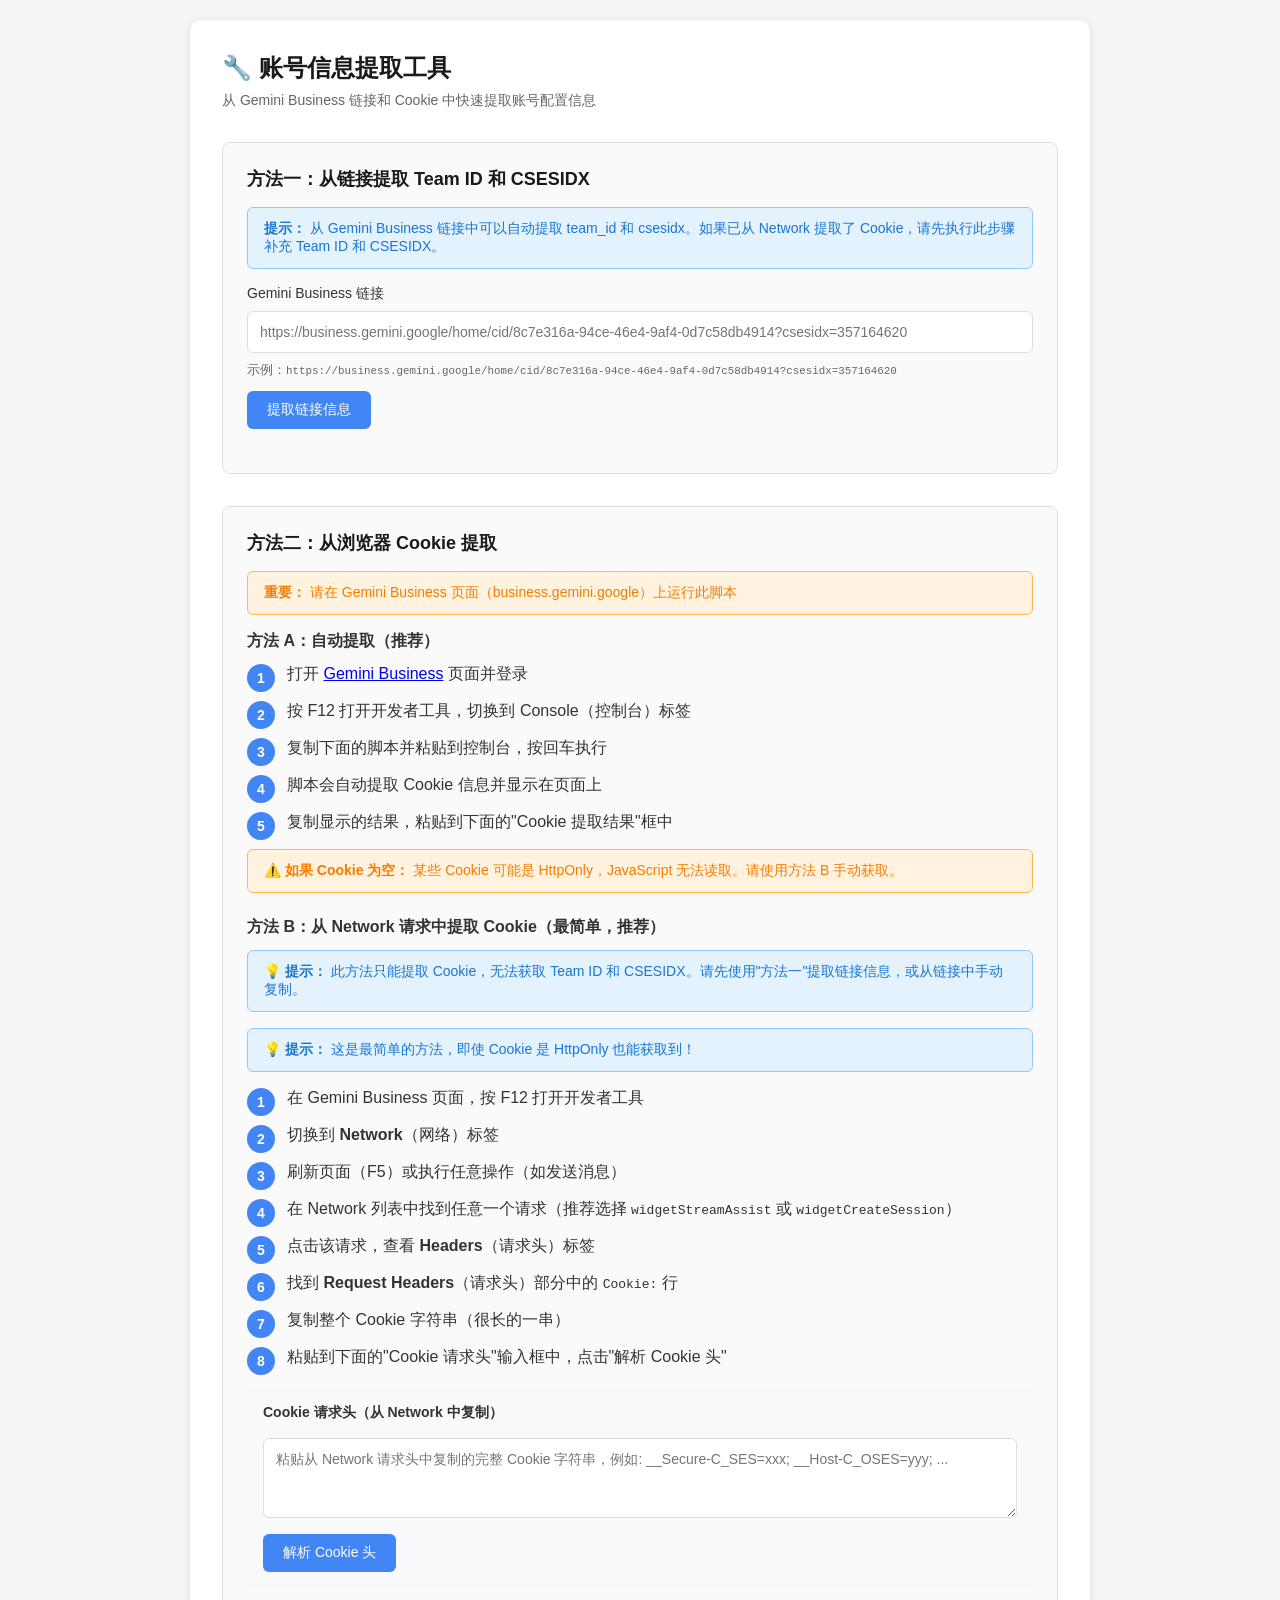
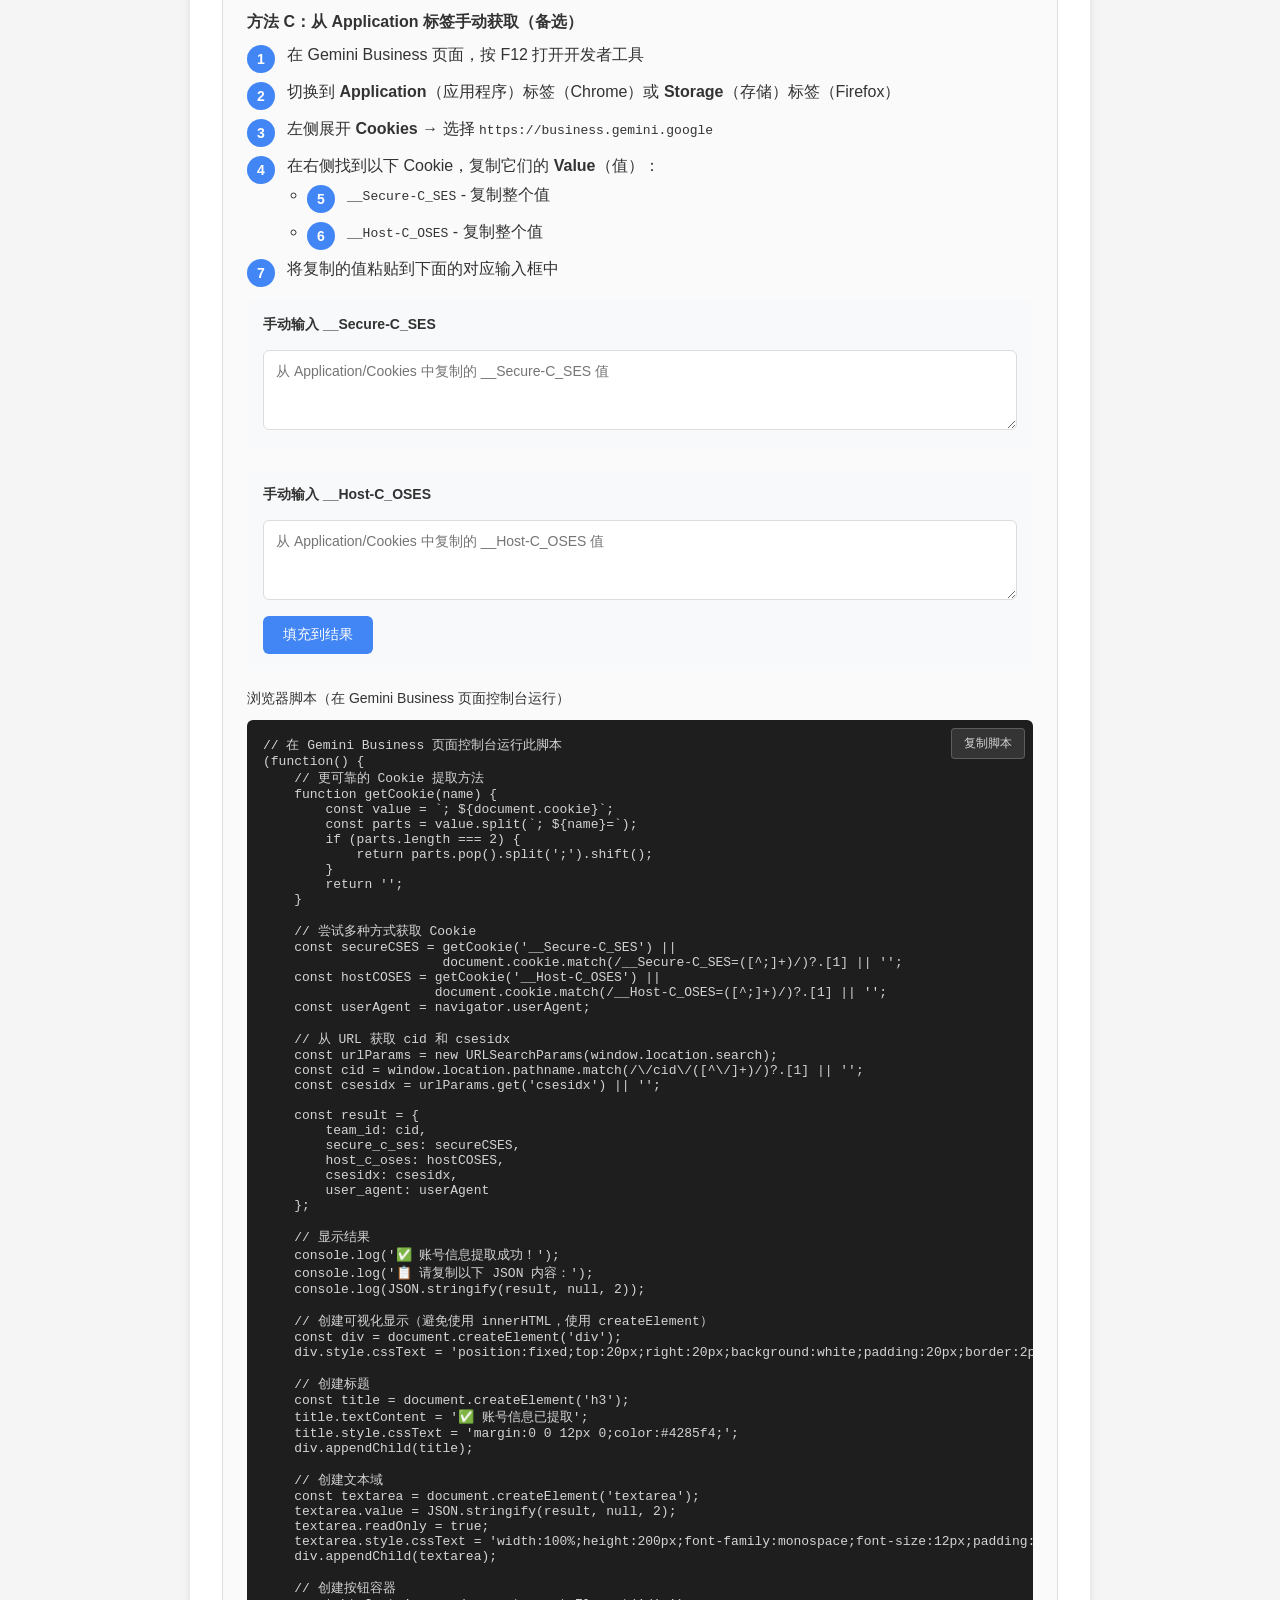
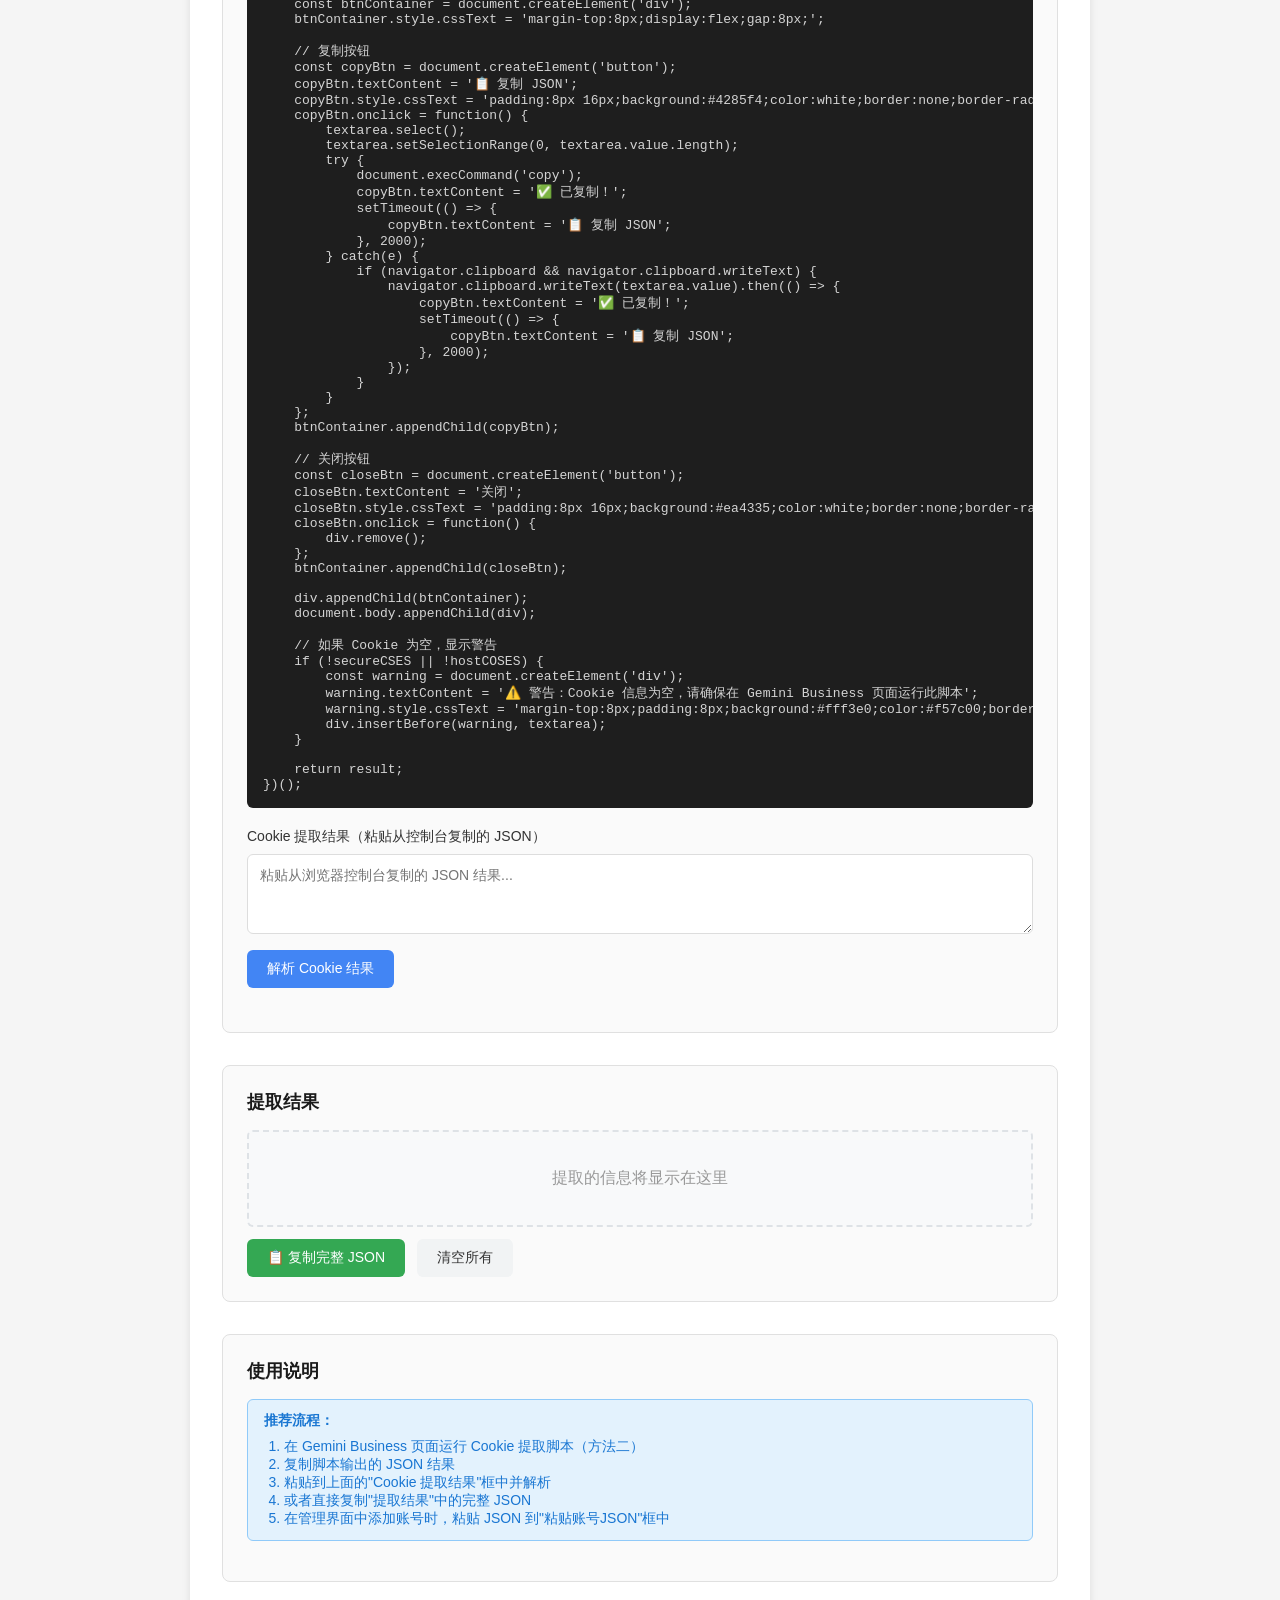
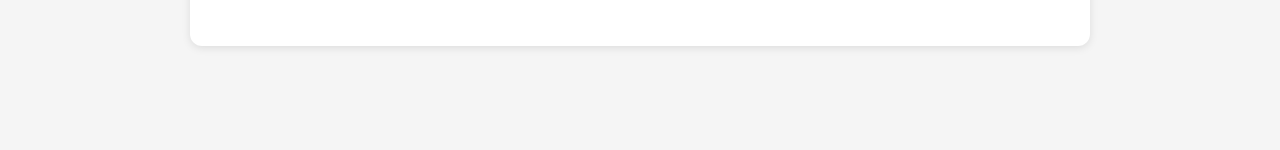
<file: backend/templates/account_extractor.html>
<!DOCTYPE html>
<html lang="zh-CN" data-theme="light">
<head>
    <meta charset="UTF-8">
    <meta name="viewport" content="width=device-width, initial-scale=1.0">
    <title>账号信息提取工具 - Business Gemini Pool</title>
    <style>
        * {
            margin: 0;
            padding: 0;
            box-sizing: border-box;
        }

        body {
            font-family: -apple-system, BlinkMacSystemFont, 'Segoe UI', Roboto, sans-serif;
            background: #f5f5f5;
            padding: 20px;
            color: #333;
        }

        .container {
            max-width: 900px;
            margin: 0 auto;
            background: white;
            border-radius: 12px;
            box-shadow: 0 2px 8px rgba(0,0,0,0.1);
            padding: 32px;
        }

        h1 {
            font-size: 24px;
            margin-bottom: 8px;
            color: #1a1a1a;
        }

        .subtitle {
            color: #666;
            margin-bottom: 32px;
            font-size: 14px;
        }

        .section {
            margin-bottom: 32px;
            padding: 24px;
            background: #fafafa;
            border-radius: 8px;
            border: 1px solid #e0e0e0;
        }

        .section h2 {
            font-size: 18px;
            margin-bottom: 16px;
            color: #1a1a1a;
        }

        .form-group {
            margin-bottom: 20px;
        }

        label {
            display: block;
            margin-bottom: 8px;
            font-weight: 500;
            color: #333;
            font-size: 14px;
        }

        input, textarea {
            width: 100%;
            padding: 12px;
            border: 1px solid #ddd;
            border-radius: 6px;
            font-size: 14px;
            font-family: inherit;
            transition: border-color 0.2s;
        }

        input:focus, textarea:focus {
            outline: none;
            border-color: #4285f4;
            box-shadow: 0 0 0 3px rgba(66, 133, 244, 0.1);
        }

        textarea {
            resize: vertical;
            min-height: 80px;
        }

        .btn {
            padding: 10px 20px;
            border: none;
            border-radius: 6px;
            font-size: 14px;
            font-weight: 500;
            cursor: pointer;
            transition: all 0.2s;
            display: inline-flex;
            align-items: center;
            gap: 8px;
        }

        .btn-primary {
            background: #4285f4;
            color: white;
        }

        .btn-primary:hover {
            background: #3367d6;
        }

        .btn-secondary {
            background: #f1f3f4;
            color: #333;
        }

        .btn-secondary:hover {
            background: #e8eaed;
        }

        .btn-success {
            background: #34a853;
            color: white;
        }

        .btn-success:hover {
            background: #2d8e47;
        }

        .code-block {
            background: #1e1e1e;
            color: #d4d4d4;
            padding: 16px;
            border-radius: 6px;
            font-family: 'Courier New', monospace;
            font-size: 13px;
            overflow-x: auto;
            margin: 12px 0;
            position: relative;
        }

        .code-block code {
            white-space: pre;
        }

        .copy-btn {
            position: absolute;
            top: 8px;
            right: 8px;
            padding: 6px 12px;
            background: rgba(255,255,255,0.1);
            color: #d4d4d4;
            border: 1px solid rgba(255,255,255,0.2);
            border-radius: 4px;
            font-size: 12px;
            cursor: pointer;
        }

        .copy-btn:hover {
            background: rgba(255,255,255,0.2);
        }

        .alert {
            padding: 12px 16px;
            border-radius: 6px;
            margin-bottom: 16px;
            font-size: 14px;
        }

        .alert-info {
            background: #e3f2fd;
            color: #1976d2;
            border: 1px solid #90caf9;
        }

        .alert-warning {
            background: #fff3e0;
            color: #f57c00;
            border: 1px solid #ffb74d;
        }

        .alert-success {
            background: #e8f5e9;
            color: #2e7d32;
            border: 1px solid #81c784;
        }

        .steps {
            list-style: none;
            counter-reset: step-counter;
        }

        .steps li {
            counter-increment: step-counter;
            margin-bottom: 16px;
            padding-left: 40px;
            position: relative;
        }

        .steps li::before {
            content: counter(step-counter);
            position: absolute;
            left: 0;
            top: 0;
            width: 28px;
            height: 28px;
            background: #4285f4;
            color: white;
            border-radius: 50%;
            display: flex;
            align-items: center;
            justify-content: center;
            font-weight: 600;
            font-size: 14px;
        }

        .result-box {
            background: #f8f9fa;
            border: 2px dashed #dee2e6;
            border-radius: 6px;
            padding: 16px;
            margin-top: 16px;
        }

        .result-box.filled {
            border-color: #34a853;
            background: #e8f5e9;
        }

        .btn-group {
            display: flex;
            gap: 12px;
            flex-wrap: wrap;
            margin-top: 12px;
        }

        .badge {
            display: inline-block;
            padding: 4px 8px;
            border-radius: 4px;
            font-size: 12px;
            font-weight: 500;
            margin-left: 8px;
        }

        .badge-success {
            background: #e8f5e9;
            color: #2e7d32;
        }

        .badge-warning {
            background: #fff3e0;
            color: #f57c00;
        }
    </style>
</head>
<body>
    <div class="container">
        <h1>🔧 账号信息提取工具</h1>
        <p class="subtitle">从 Gemini Business 链接和 Cookie 中快速提取账号配置信息</p>

        <!-- 方法一：从链接提取 -->
        <div class="section">
            <h2>方法一：从链接提取 Team ID 和 CSESIDX</h2>
            <div class="alert alert-info">
                <strong>提示：</strong> 从 Gemini Business 链接中可以自动提取 team_id 和 csesidx。如果已从 Network 提取了 Cookie，请先执行此步骤补充 Team ID 和 CSESIDX。
            </div>
            
            <div class="form-group">
                <label for="geminiUrl">Gemini Business 链接</label>
                <input type="text" id="geminiUrl" placeholder="https://business.gemini.google/home/cid/8c7e316a-94ce-46e4-9af4-0d7c58db4914?csesidx=357164620">
                <small style="color: #666; margin-top: 8px; display: block;">
                    示例：<code>https://business.gemini.google/home/cid/8c7e316a-94ce-46e4-9af4-0d7c58db4914?csesidx=357164620</code>
                </small>
                <button class="btn btn-primary" onclick="extractFromUrl()" style="margin-top: 12px;">提取链接信息</button>
            </div>
        </div>

        <!-- 方法二：从 Cookie 提取 -->
        <div class="section">
            <h2>方法二：从浏览器 Cookie 提取</h2>
            <div class="alert alert-warning">
                <strong>重要：</strong> 请在 Gemini Business 页面（business.gemini.google）上运行此脚本
            </div>

            <h3 style="font-size: 16px; margin-bottom: 12px;">方法 A：自动提取（推荐）</h3>
            <ol class="steps">
                <li>打开 <a href="https://business.gemini.google" target="_blank">Gemini Business</a> 页面并登录</li>
                <li>按 F12 打开开发者工具，切换到 Console（控制台）标签</li>
                <li>复制下面的脚本并粘贴到控制台，按回车执行</li>
                <li>脚本会自动提取 Cookie 信息并显示在页面上</li>
                <li>复制显示的结果，粘贴到下面的"Cookie 提取结果"框中</li>
            </ol>
            
            <div class="alert alert-warning" style="margin-top: 16px;">
                <strong>⚠️ 如果 Cookie 为空：</strong> 某些 Cookie 可能是 HttpOnly，JavaScript 无法读取。请使用方法 B 手动获取。
            </div>
            
            <h3 style="font-size: 16px; margin-top: 24px; margin-bottom: 12px;">方法 B：从 Network 请求中提取 Cookie（最简单，推荐）</h3>
            <div class="alert alert-info" style="margin-bottom: 16px;">
                <strong>💡 提示：</strong> 此方法只能提取 Cookie，无法获取 Team ID 和 CSESIDX。请先使用"方法一"提取链接信息，或从链接中手动复制。
            </div>
            <div class="alert alert-info" style="margin-bottom: 16px;">
                <strong>💡 提示：</strong> 这是最简单的方法，即使 Cookie 是 HttpOnly 也能获取到！
            </div>
            <ol class="steps">
                <li>在 Gemini Business 页面，按 F12 打开开发者工具</li>
                <li>切换到 <strong>Network</strong>（网络）标签</li>
                <li>刷新页面（F5）或执行任意操作（如发送消息）</li>
                <li>在 Network 列表中找到任意一个请求（推荐选择 <code>widgetStreamAssist</code> 或 <code>widgetCreateSession</code>）</li>
                <li>点击该请求，查看 <strong>Headers</strong>（请求头）标签</li>
                <li>找到 <strong>Request Headers</strong>（请求头）部分中的 <code>Cookie:</code> 行</li>
                <li>复制整个 Cookie 字符串（很长的一串）</li>
                <li>粘贴到下面的"Cookie 请求头"输入框中，点击"解析 Cookie 头"</li>
            </ol>
            
            <div class="form-group" style="margin-top: 20px; padding: 16px; background: #f8f9fa; border-radius: 6px;">
                <label for="cookieHeader" style="font-weight: 600;">Cookie 请求头（从 Network 中复制）</label>
                <textarea id="cookieHeader" placeholder="粘贴从 Network 请求头中复制的完整 Cookie 字符串，例如: __Secure-C_SES=xxx; __Host-C_OSES=yyy; ..." rows="3" style="margin-top: 8px;"></textarea>
                <button class="btn btn-primary" onclick="parseCookieHeader()" style="margin-top: 12px;">解析 Cookie 头</button>
            </div>
            
            <h3 style="font-size: 16px; margin-top: 24px; margin-bottom: 12px;">方法 C：从 Application 标签手动获取（备选）</h3>
            <ol class="steps">
                <li>在 Gemini Business 页面，按 F12 打开开发者工具</li>
                <li>切换到 <strong>Application</strong>（应用程序）标签（Chrome）或 <strong>Storage</strong>（存储）标签（Firefox）</li>
                <li>左侧展开 <strong>Cookies</strong> → 选择 <code>https://business.gemini.google</code></li>
                <li>在右侧找到以下 Cookie，复制它们的 <strong>Value</strong>（值）：
                    <ul style="margin-top: 8px; margin-left: 20px;">
                        <li><code>__Secure-C_SES</code> - 复制整个值</li>
                        <li><code>__Host-C_OSES</code> - 复制整个值</li>
                    </ul>
                </li>
                <li>将复制的值粘贴到下面的对应输入框中</li>
            </ol>
            
            <div class="form-group" style="margin-top: 20px; padding: 16px; background: #f8f9fa; border-radius: 6px;">
                <label for="manualSecureCSES" style="font-weight: 600;">手动输入 __Secure-C_SES</label>
                <textarea id="manualSecureCSES" placeholder="从 Application/Cookies 中复制的 __Secure-C_SES 值" rows="2" style="margin-top: 8px;"></textarea>
            </div>
            
            <div class="form-group" style="padding: 16px; background: #f8f9fa; border-radius: 6px;">
                <label for="manualHostCOSES" style="font-weight: 600;">手动输入 __Host-C_OSES</label>
                <textarea id="manualHostCOSES" placeholder="从 Application/Cookies 中复制的 __Host-C_OSES 值" rows="2" style="margin-top: 8px;"></textarea>
                <button class="btn btn-primary" onclick="fillManualCookies()" style="margin-top: 12px;">填充到结果</button>
            </div>

            <div class="form-group">
                <label for="cookieScript">浏览器脚本（在 Gemini Business 页面控制台运行）</label>
                <div class="code-block" style="position: relative;">
                    <code id="cookieScript">// 在 Gemini Business 页面控制台运行此脚本
(function() {
    // 更可靠的 Cookie 提取方法
    function getCookie(name) {
        const value = `; ${document.cookie}`;
        const parts = value.split(`; ${name}=`);
        if (parts.length === 2) {
            return parts.pop().split(';').shift();
        }
        return '';
    }
    
    // 尝试多种方式获取 Cookie
    const secureCSES = getCookie('__Secure-C_SES') || 
                       document.cookie.match(/__Secure-C_SES=([^;]+)/)?.[1] || '';
    const hostCOSES = getCookie('__Host-C_OSES') || 
                      document.cookie.match(/__Host-C_OSES=([^;]+)/)?.[1] || '';
    const userAgent = navigator.userAgent;
    
    // 从 URL 获取 cid 和 csesidx
    const urlParams = new URLSearchParams(window.location.search);
    const cid = window.location.pathname.match(/\/cid\/([^\/]+)/)?.[1] || '';
    const csesidx = urlParams.get('csesidx') || '';
    
    const result = {
        team_id: cid,
        secure_c_ses: secureCSES,
        host_c_oses: hostCOSES,
        csesidx: csesidx,
        user_agent: userAgent
    };
    
    // 显示结果
    console.log('✅ 账号信息提取成功！');
    console.log('📋 请复制以下 JSON 内容：');
    console.log(JSON.stringify(result, null, 2));
    
    // 创建可视化显示（避免使用 innerHTML，使用 createElement）
    const div = document.createElement('div');
    div.style.cssText = 'position:fixed;top:20px;right:20px;background:white;padding:20px;border:2px solid #4285f4;border-radius:8px;box-shadow:0 4px 12px rgba(0,0,0,0.15);z-index:99999;max-width:500px;max-height:80vh;overflow:auto;font-family:sans-serif;';
    
    // 创建标题
    const title = document.createElement('h3');
    title.textContent = '✅ 账号信息已提取';
    title.style.cssText = 'margin:0 0 12px 0;color:#4285f4;';
    div.appendChild(title);
    
    // 创建文本域
    const textarea = document.createElement('textarea');
    textarea.value = JSON.stringify(result, null, 2);
    textarea.readOnly = true;
    textarea.style.cssText = 'width:100%;height:200px;font-family:monospace;font-size:12px;padding:8px;border:1px solid #ddd;border-radius:4px;resize:none;';
    div.appendChild(textarea);
    
    // 创建按钮容器
    const btnContainer = document.createElement('div');
    btnContainer.style.cssText = 'margin-top:8px;display:flex;gap:8px;';
    
    // 复制按钮
    const copyBtn = document.createElement('button');
    copyBtn.textContent = '📋 复制 JSON';
    copyBtn.style.cssText = 'padding:8px 16px;background:#4285f4;color:white;border:none;border-radius:4px;cursor:pointer;flex:1;';
    copyBtn.onclick = function() {
        textarea.select();
        textarea.setSelectionRange(0, textarea.value.length);
        try {
            document.execCommand('copy');
            copyBtn.textContent = '✅ 已复制！';
            setTimeout(() => {
                copyBtn.textContent = '📋 复制 JSON';
            }, 2000);
        } catch(e) {
            if (navigator.clipboard && navigator.clipboard.writeText) {
                navigator.clipboard.writeText(textarea.value).then(() => {
                    copyBtn.textContent = '✅ 已复制！';
                    setTimeout(() => {
                        copyBtn.textContent = '📋 复制 JSON';
                    }, 2000);
                });
            }
        }
    };
    btnContainer.appendChild(copyBtn);
    
    // 关闭按钮
    const closeBtn = document.createElement('button');
    closeBtn.textContent = '关闭';
    closeBtn.style.cssText = 'padding:8px 16px;background:#ea4335;color:white;border:none;border-radius:4px;cursor:pointer;flex:1;';
    closeBtn.onclick = function() {
        div.remove();
    };
    btnContainer.appendChild(closeBtn);
    
    div.appendChild(btnContainer);
    document.body.appendChild(div);
    
    // 如果 Cookie 为空，显示警告
    if (!secureCSES || !hostCOSES) {
        const warning = document.createElement('div');
        warning.textContent = '⚠️ 警告：Cookie 信息为空，请确保在 Gemini Business 页面运行此脚本';
        warning.style.cssText = 'margin-top:8px;padding:8px;background:#fff3e0;color:#f57c00;border-radius:4px;font-size:12px;';
        div.insertBefore(warning, textarea);
    }
    
    return result;
})();</code>
                    <button class="copy-btn" onclick="copyScript()">复制脚本</button>
                </div>
            </div>

            <div class="form-group">
                <label for="cookieResult">Cookie 提取结果（粘贴从控制台复制的 JSON）</label>
                <textarea id="cookieResult" placeholder='粘贴从浏览器控制台复制的 JSON 结果...'></textarea>
                <button class="btn btn-primary" onclick="parseCookieResult()" style="margin-top: 12px;">解析 Cookie 结果</button>
            </div>
        </div>

        <!-- 结果展示 -->
        <div class="section">
            <h2>提取结果</h2>
            <div class="result-box" id="resultBox">
                <p style="color: #999; text-align: center; margin: 20px 0;">提取的信息将显示在这里</p>
            </div>

            <div class="btn-group">
                <button class="btn btn-success" onclick="copyResult()">📋 复制完整 JSON</button>
                <button class="btn btn-secondary" onclick="clearAll()">清空所有</button>
            </div>
        </div>

        <!-- 使用说明 -->
        <div class="section">
            <h2>使用说明</h2>
            <div class="alert alert-info">
                <strong>推荐流程：</strong>
                <ol style="margin-top: 8px; padding-left: 20px;">
                    <li>在 Gemini Business 页面运行 Cookie 提取脚本（方法二）</li>
                    <li>复制脚本输出的 JSON 结果</li>
                    <li>粘贴到上面的"Cookie 提取结果"框中并解析</li>
                    <li>或者直接复制"提取结果"中的完整 JSON</li>
                    <li>在管理界面中添加账号时，粘贴 JSON 到"粘贴账号JSON"框中</li>
                </ol>
            </div>
        </div>
    </div>

    <script>
        let extractedData = {
            team_id: '',
            secure_c_ses: '',
            host_c_oses: '',
            csesidx: '',
            user_agent: ''
        };

        function extractFromUrl() {
            const url = document.getElementById('geminiUrl').value.trim();
            if (!url) {
                alert('请输入 Gemini Business 链接');
                return;
            }

            try {
                const urlObj = new URL(url);
                const pathParts = urlObj.pathname.split('/');
                const cidIndex = pathParts.indexOf('cid');
                const teamId = cidIndex >= 0 && pathParts[cidIndex + 1] ? pathParts[cidIndex + 1] : '';
                const csesidx = urlObj.searchParams.get('csesidx') || '';

                let extracted = false;
                if (teamId) {
                    extractedData.team_id = teamId;
                    extracted = true;
                }
                if (csesidx) {
                    extractedData.csesidx = csesidx;
                    extracted = true;
                }

                if (extracted) {
                    updateResultBox();
                    showToast('已提取 Team ID 和 CSESIDX！', 'success');
                } else {
                    showToast('未找到 team_id 或 csesidx，请检查链接格式', 'error');
                }
            } catch (e) {
                alert('链接格式错误: ' + e.message);
            }
        }

        function parseCookieResult() {
            const result = document.getElementById('cookieResult').value.trim();
            if (!result) {
                alert('请先粘贴 Cookie 提取结果');
                return;
            }

            try {
                const data = JSON.parse(result);
                extractedData.team_id = data.team_id || extractedData.team_id;
                extractedData.secure_c_ses = data.secure_c_ses || '';
                extractedData.host_c_oses = data.host_c_oses || '';
                extractedData.csesidx = data.csesidx || extractedData.csesidx;
                extractedData.user_agent = data.user_agent || navigator.userAgent;

                updateResultBox();
                showToast('Cookie 信息解析成功！', 'success');
            } catch (e) {
                alert('JSON 格式错误: ' + e.message);
            }
        }

        function parseCookieHeader() {
            const cookieHeader = document.getElementById('cookieHeader').value.trim();
            if (!cookieHeader) {
                showToast('请先粘贴 Cookie 请求头', 'error');
                return;
            }
            
            // 解析 Cookie 字符串
            const cookies = {};
            cookieHeader.split(';').forEach(cookie => {
                const trimmed = cookie.trim();
                if (trimmed) {
                    const [key, ...valueParts] = trimmed.split('=');
                    if (key && valueParts.length > 0) {
                        cookies[key.trim()] = valueParts.join('=');
                    }
                }
            });
            
            // 提取需要的 Cookie
            const secureCSES = cookies['__Secure-C_SES'] || cookies['__Secure-C_SES;'] || '';
            const hostCOSES = cookies['__Host-C_OSES'] || cookies['__Host-C_OSES;'] || '';
            
            if (!secureCSES && !hostCOSES) {
                showToast('未找到 __Secure-C_SES 或 __Host-C_OSES，请检查 Cookie 字符串是否正确', 'error');
                return;
            }
            
            if (secureCSES) {
                extractedData.secure_c_ses = secureCSES;
            }
            if (hostCOSES) {
                extractedData.host_c_oses = hostCOSES;
            }
            
            // 如果没有 user_agent，使用当前浏览器的
            if (!extractedData.user_agent) {
                extractedData.user_agent = navigator.userAgent;
            }
            
            updateResultBox();
            
            // 如果 team_id 或 csesidx 为空，提示用户从链接中提取
            if (!extractedData.team_id || !extractedData.csesidx) {
                showToast('Cookie 已提取！请使用"方法一：从链接提取"来补充 Team ID 和 CSESIDX', 'info');
            } else {
                showToast('Cookie 信息已解析并填充！', 'success');
            }
        }

        function fillManualCookies() {
            const secureCSES = document.getElementById('manualSecureCSES').value.trim();
            const hostCOSES = document.getElementById('manualHostCOSES').value.trim();
            
            if (!secureCSES && !hostCOSES) {
                showToast('请至少输入一个 Cookie 值', 'error');
                return;
            }
            
            if (secureCSES) {
                extractedData.secure_c_ses = secureCSES;
            }
            if (hostCOSES) {
                extractedData.host_c_oses = hostCOSES;
            }
            
            // 如果没有 user_agent，使用当前浏览器的
            if (!extractedData.user_agent) {
                extractedData.user_agent = navigator.userAgent;
            }
            
            updateResultBox();
            showToast('Cookie 信息已填充！', 'success');
        }

        function updateResultBox() {
            const resultBox = document.getElementById('resultBox');
            const hasData = Object.values(extractedData).some(v => v);
            
            if (!hasData) {
                resultBox.innerHTML = '<p style="color: #999; text-align: center; margin: 20px 0;">提取的信息将显示在这里</p>';
                resultBox.classList.remove('filled');
                return;
            }

            const jsonStr = JSON.stringify(extractedData, null, 2);
            resultBox.innerHTML = `
                <div style="display: flex; justify-content: space-between; align-items: center; margin-bottom: 12px;">
                    <h3 style="margin: 0; color: #2e7d32;">✅ 提取结果</h3>
                    <span class="badge badge-success">已提取</span>
                </div>
                <div class="code-block" style="position: relative; margin: 0;">
                    <code>${jsonStr}</code>
                    <button class="copy-btn" onclick="copyResult()">复制</button>
                </div>
                <div style="margin-top: 12px; font-size: 13px; color: #666;">
                    <div><strong>Team ID:</strong> ${extractedData.team_id || '<span style="color:#999;">未提取</span>'}</div>
                    <div style="margin-top: 4px;"><strong>CSESIDX:</strong> ${extractedData.csesidx || '<span style="color:#999;">未提取</span>'}</div>
                    <div style="margin-top: 4px;"><strong>Secure-C_SES:</strong> ${extractedData.secure_c_ses ? '已提取 (' + extractedData.secure_c_ses.length + ' 字符)' : '<span style="color:#999;">未提取</span>'}</div>
                    <div style="margin-top: 4px;"><strong>Host-C_OSES:</strong> ${extractedData.host_c_oses ? '已提取 (' + extractedData.host_c_oses.length + ' 字符)' : '<span style="color:#999;">未提取</span>'}</div>
                    <div style="margin-top: 4px;"><strong>User Agent:</strong> ${extractedData.user_agent ? '已提取' : '<span style="color:#999;">未提取</span>'}</div>
                </div>
            `;
            resultBox.classList.add('filled');
        }

        function copyResult() {
            const jsonStr = JSON.stringify(extractedData, null, 2);
            
            // 使用兼容性更好的复制方法（支持 HTTP）
            const textarea = document.createElement('textarea');
            textarea.value = jsonStr;
            textarea.style.position = 'fixed';
            textarea.style.left = '-9999px';
            textarea.style.top = '0';
            textarea.setAttribute('readonly', '');
            document.body.appendChild(textarea);
            
            // 选择文本
            textarea.select();
            textarea.setSelectionRange(0, jsonStr.length); // 兼容移动设备
            
            try {
                // 尝试使用 execCommand（兼容 HTTP）
                const success = document.execCommand('copy');
                document.body.removeChild(textarea);
                
                if (success) {
                    showToast('已复制到剪贴板！', 'success');
                } else {
                    // 如果 execCommand 失败，尝试 Clipboard API（需要 HTTPS）
                    if (navigator.clipboard && navigator.clipboard.writeText) {
                        navigator.clipboard.writeText(jsonStr).then(() => {
                            showToast('已复制到剪贴板！', 'success');
                        }).catch(() => {
                            showToast('复制失败，请手动选择并复制', 'error');
                        });
                    } else {
                        showToast('复制失败，请手动选择并复制', 'error');
                    }
                }
            } catch (e) {
                document.body.removeChild(textarea);
                // 最后尝试 Clipboard API
                if (navigator.clipboard && navigator.clipboard.writeText) {
                    navigator.clipboard.writeText(jsonStr).then(() => {
                        showToast('已复制到剪贴板！', 'success');
                    }).catch(() => {
                        showToast('复制失败，请手动选择并复制', 'error');
                    });
                } else {
                    showToast('复制失败，请手动选择并复制', 'error');
                }
            }
        }

        function copyScript() {
            const codeElement = document.getElementById('cookieScript');
            if (!codeElement) {
                showToast('找不到脚本元素', 'error');
                return;
            }
            
            // 获取脚本内容，优先使用 textContent，如果没有则使用 innerText
            const script = codeElement.textContent || codeElement.innerText || '';
            
            if (!script) {
                showToast('脚本内容为空', 'error');
                return;
            }
            
            // 使用兼容性更好的复制方法（支持 HTTP）
            const textarea = document.createElement('textarea');
            textarea.value = script;
            textarea.style.position = 'fixed';
            textarea.style.left = '-9999px';
            textarea.style.top = '0';
            textarea.setAttribute('readonly', '');
            document.body.appendChild(textarea);
            
            // 选择文本
            textarea.select();
            textarea.setSelectionRange(0, script.length); // 兼容移动设备
            
            try {
                // 尝试使用 execCommand（兼容 HTTP）
                const success = document.execCommand('copy');
                document.body.removeChild(textarea);
                
                if (success) {
                    showToast('脚本已复制！', 'success');
                } else {
                    // 如果 execCommand 失败，尝试 Clipboard API（需要 HTTPS）
                    if (navigator.clipboard && navigator.clipboard.writeText) {
                        navigator.clipboard.writeText(script).then(() => {
                            showToast('脚本已复制！', 'success');
                        }).catch(() => {
                            showToast('复制失败，请手动选择并复制', 'error');
                        });
                    } else {
                        showToast('复制失败，请手动选择并复制', 'error');
                    }
                }
            } catch (e) {
                document.body.removeChild(textarea);
                // 最后尝试 Clipboard API
                if (navigator.clipboard && navigator.clipboard.writeText) {
                    navigator.clipboard.writeText(script).then(() => {
                        showToast('脚本已复制！', 'success');
                    }).catch(() => {
                        showToast('复制失败，请手动选择并复制', 'error');
                    });
                } else {
                    showToast('复制失败，请手动选择并复制', 'error');
                }
            }
        }

        function clearAll() {
            extractedData = {
                team_id: '',
                secure_c_ses: '',
                host_c_oses: '',
                csesidx: '',
                user_agent: ''
            };
            document.getElementById('geminiUrl').value = '';
            document.getElementById('cookieResult').value = '';
            updateResultBox();
            showToast('已清空', 'info');
        }

        function showToast(message, type) {
            // 简单的提示
            const toast = document.createElement('div');
            toast.style.cssText = 'position:fixed;bottom:20px;right:20px;padding:12px 20px;background:' + 
                (type === 'success' ? '#34a853' : type === 'error' ? '#ea4335' : '#4285f4') + 
                ';color:white;border-radius:6px;box-shadow:0 2px 8px rgba(0,0,0,0.2);z-index:10000;';
            toast.textContent = message;
            document.body.appendChild(toast);
            setTimeout(() => toast.remove(), 3000);
        }
    </script>
</body>
</html>
</file>
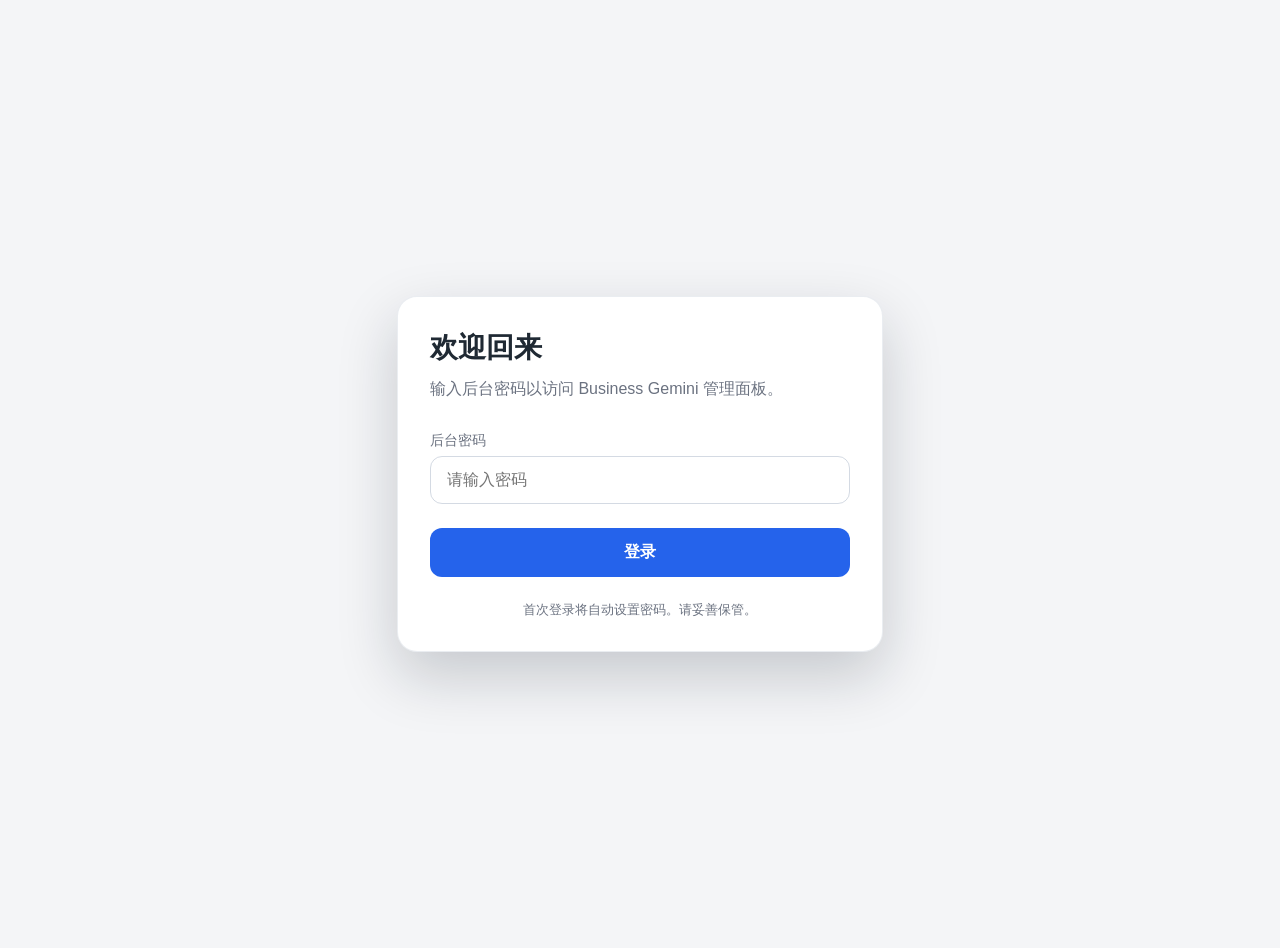
<file: backend/templates/login.html>
<!DOCTYPE html>
<html lang="zh-CN">
<head>
    <meta charset="UTF-8">
    <meta name="viewport" content="width=device-width, initial-scale=1.0">
    <title>Business Gemini 登录</title>
    <style>
        :root {
            color-scheme: light dark;
            --bg: #f4f5f7;
            --card-bg: #fff;
            --text: #1f2933;
            --muted: #6b7280;
            --primary: #2563eb;
            --primary-hover: #1d4ed8;
            --danger: #ef4444;
        }
        @media (prefers-color-scheme: dark) {
            :root {
                --bg: #0f172a;
                --card-bg: #1e293b;
                --text: #e2e8f0;
                --muted: #94a3b8;
            }
        }
        body {
            margin: 0;
            font-family: "Segoe UI", "PingFang SC", "Microsoft YaHei", sans-serif;
            background: var(--bg);
            color: var(--text);
            min-height: 100vh;
            display: flex;
            align-items: center;
            justify-content: center;
            padding: 24px;
        }
        .card {
            width: 100%;
            max-width: 420px;
            background: var(--card-bg);
            border-radius: 20px;
            padding: 32px;
            box-shadow: 0 24px 60px rgba(15, 23, 42, 0.2);
            border: 1px solid rgba(148, 163, 184, 0.2);
        }
        h1 {
            margin: 0 0 12px;
            font-size: 28px;
            font-weight: 700;
        }
        p {
            margin: 0 0 32px;
            color: var(--muted);
        }
        label {
            display: block;
            font-size: 14px;
            color: var(--muted);
            margin-bottom: 6px;
        }
        input[type="password"] {
            width: 100%;
            max-width: 100%;
            box-sizing: border-box;
            padding: 14px 16px;
            border-radius: 12px;
            border: 1px solid rgba(148, 163, 184, 0.4);
            font-size: 16px;
            background: transparent;
            color: var(--text);
        }
        input[type="password"]:focus {
            outline: none;
            border-color: var(--primary);
            box-shadow: 0 0 0 3px rgba(37, 99, 235, 0.15);
        }
        button {
            width: 100%;
            padding: 14px;
            border: none;
            border-radius: 12px;
            background: var(--primary);
            color: #fff;
            font-size: 16px;
            font-weight: 600;
            cursor: pointer;
            transition: background 0.2s ease, transform 0.2s ease;
            margin-top: 24px;
        }
        button:hover {
            background: var(--primary-hover);
            transform: translateY(-1px);
        }
        .error-message {
            margin-top: 12px;
            padding: 12px;
            border-radius: 10px;
            background: rgba(239, 68, 68, 0.12);
            color: var(--danger);
            font-size: 14px;
            display: none;
        }
        .footer {
            margin-top: 24px;
            font-size: 13px;
            color: var(--muted);
            text-align: center;
        }
    </style>
</head>
<body>
    <div class="card">
        <h1>欢迎回来</h1>
        <p>输入后台密码以访问 Business Gemini 管理面板。</p>
        <form id="loginForm">
            <label for="password">后台密码</label>
            <input type="password" id="password" placeholder="请输入密码" autocomplete="current-password" required>
            <button type="submit">登录</button>
            <div class="error-message" id="errorBox"></div>
        </form>
        <div class="footer">首次登录将自动设置密码。请妥善保管。</div>
    </div>
    <script>
        const ADMIN_TOKEN_KEY = 'admin_token';
        const form = document.getElementById('loginForm');
        const errorBox = document.getElementById('errorBox');
        form.addEventListener('submit', async (event) => {
            event.preventDefault();
            errorBox.style.display = 'none';
            const password = document.getElementById('password').value.trim();
            if (!password) {
                showError('请输入密码');
                return;
            }
            try {
                const res = await fetch('/api/auth/login', {
                    method: 'POST',
                    headers: { 'Content-Type': 'application/json' },
                    body: JSON.stringify({ password })
                });
                const data = await res.json();
                if (!res.ok || data.error) {
                    throw new Error(data.error || '登录失败');
                }
                if (data.token) {
                    localStorage.setItem(ADMIN_TOKEN_KEY, data.token);
                }
                window.location.href = '/';
            } catch (err) {
                showError(err.message || '登录失败，请重试');
            }
        });
        function showError(message) {
            errorBox.textContent = message;
            errorBox.style.display = 'block';
        }
    </script>
</body>
</html>
</file>
